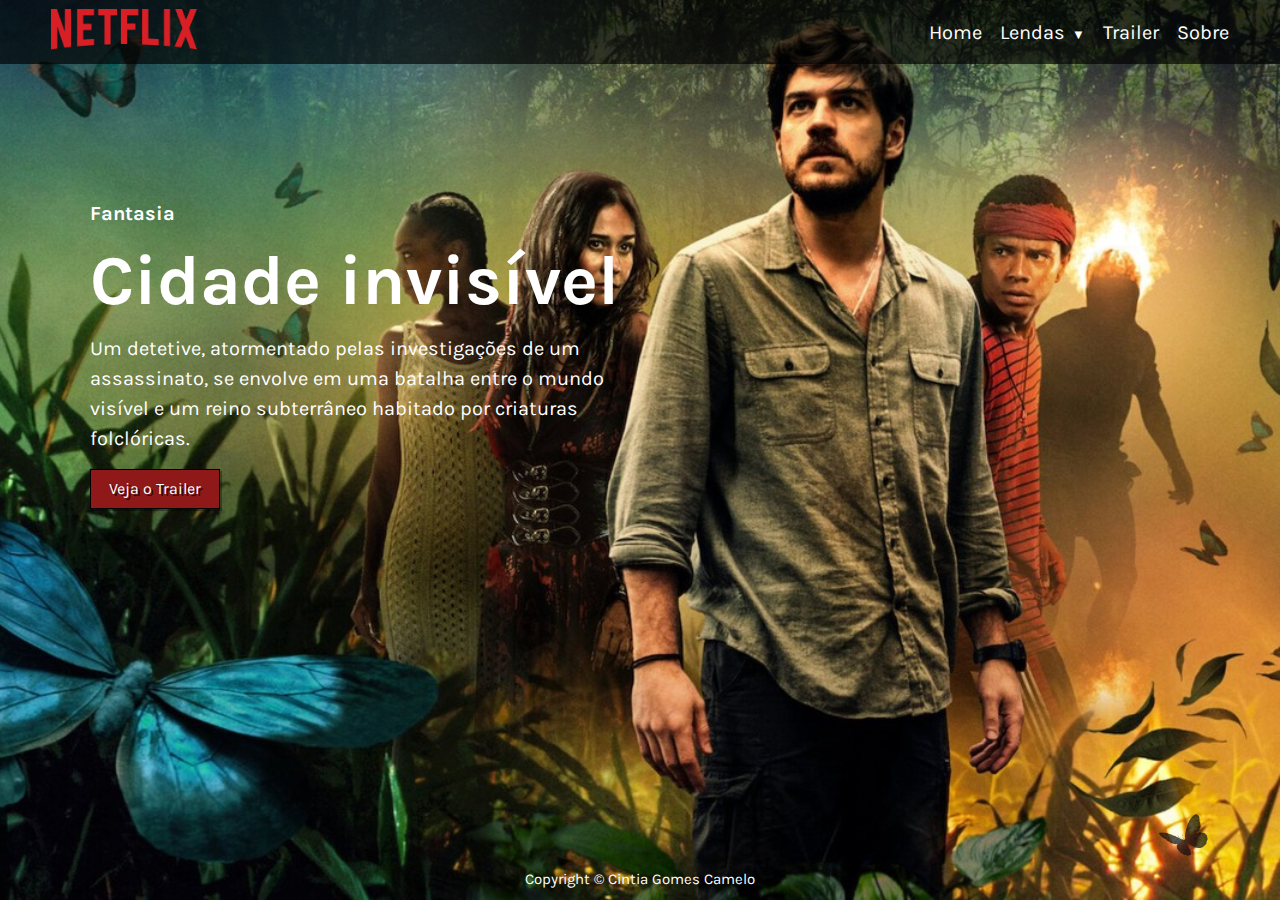
<file: index.html>
<!DOCTYPE html>
<html lang="pt-br">
<head>
    <meta charset="UTF-8">
    <meta http-equiv="X-UA-Compatible" content="IE=edge">
    <meta name="viewport" content="width=device-width, initial-scale=1.0">
    <link rel="preconnect" href="https://fonts.gstatic.com">
    <link href="https://fonts.googleapis.com/css2?family=Karla:wght@200&display=swap" rel="stylesheet">
    <link rel="preconnect" href="https://fonts.gstatic.com">
<link href="https://fonts.googleapis.com/css2?family=Caesar+Dressing&display=swap" rel="stylesheet">
    <link rel="stylesheet" href="style.css">
    <title>Cidade invisível </title>
</head>
<body>
    <header>
        <a href="#">
            <img src="img/Netflix.png" alt="netflix Logo">
        </a>
        <nav class="links">
            <ul class="menu">
                <li><a href="index.html">Home </a></li>
                <li>
                    <a href="#">Lendas <span>&#9660;</span> </a>
                    <ul class="submenu">
                        <li><a href="curupira.html">Curupira</a></li>
                        <li><a href="boto-cor-de-rosa.html">Boto-cor-de-rosa</a></li>
                        <li><a href="iara.html">Iara</a></li>
                        <li><a href="saci-Perere.html">Saci-Pererê</a></li>
                        <li><a href="cuca.html">Cuca</a></li>
                        <li><a href="tutu.html">Tutu</a></li>
                    </ul>
                </li>
                <li><a href="https://www.youtube.com/watch?v=GodwQKNXIYk">Trailer</a></li>
                <li><a href="#">Sobre</a></li>
            </ul>
        </nav>    
    </header>
    <main>
        <h3>Fantasia</h3>
        <h1>Cidade invisível</h1>
        <p>Um detetive, atormentado pelas investigações de um assassinato, se envolve em uma batalha entre o mundo visível e um reino subterrâneo habitado por criaturas folclóricas.</p>
        <a href="https://www.youtube.com/watch?v=GodwQKNXIYk">Veja o Trailer</a>
    </main>
    <footer>
        <p>Copyright &copy; Cintia Gomes Camelo </p>
    </footer>
    <img src="img/BORBOLETA.gif" alt="borboleta" class="butter">
</body>
</html>
</file>
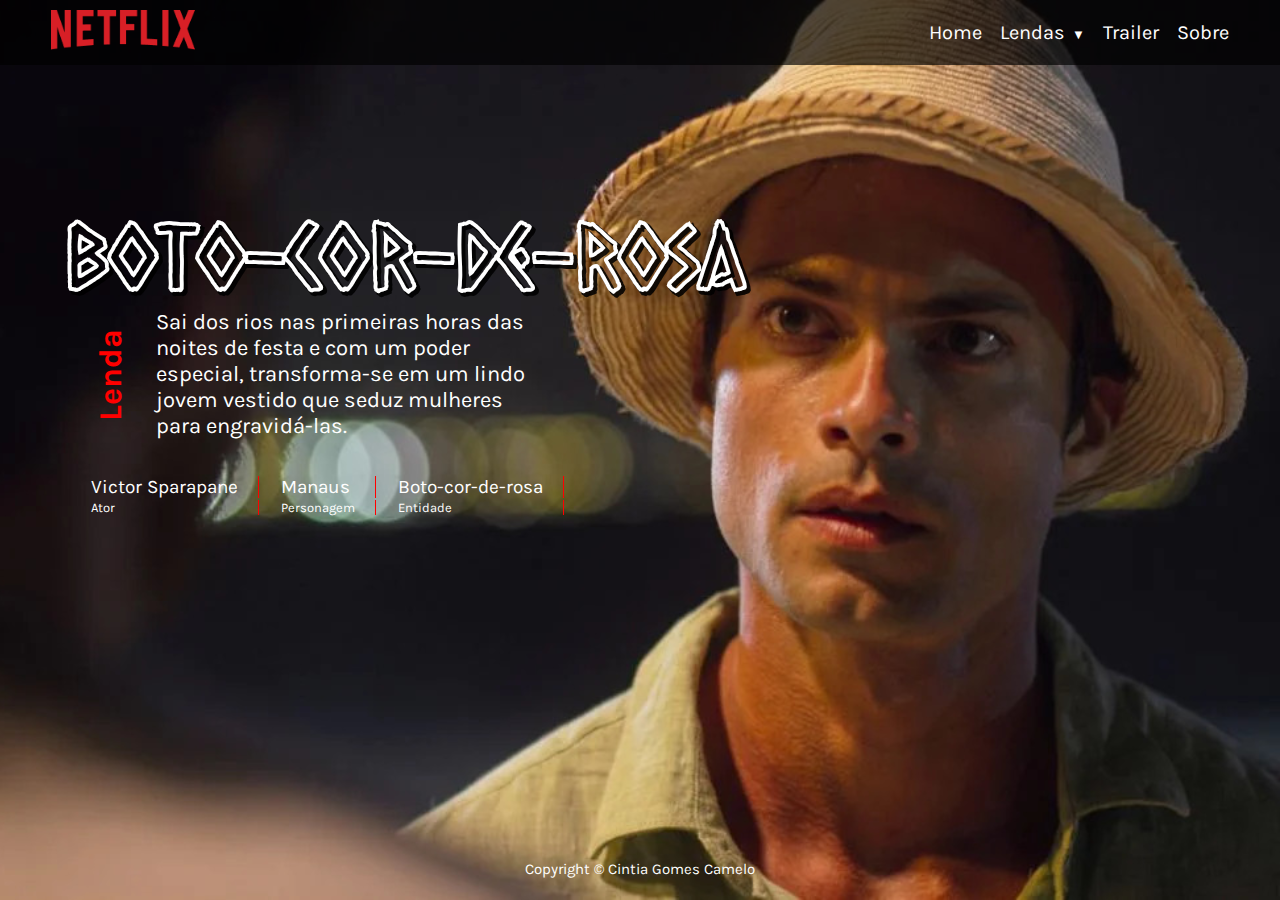
<file: boto-cor-de-rosa.html>
<!DOCTYPE html>
<html lang="pt-br">
<head>
    <meta charset="UTF-8">
    <meta http-equiv="X-UA-Compatible" content="IE=edge">
    <meta name="viewport" content="width=device-width, initial-scale=1.0">
    <link rel="preconnect" href="https://fonts.gstatic.com">
    <link href="https://fonts.googleapis.com/css2?family=Karla:wght@200&display=swap" rel="stylesheet">
    <link rel="preconnect" href="https://fonts.gstatic.com">
<link href="https://fonts.googleapis.com/css2?family=Caesar+Dressing&display=swap" rel="stylesheet">
    <link rel="stylesheet" href="boto-cor-de-rosa.css">
    <title>Document</title>
</head>
<body>
    <header>
        <a href="#">
            <img src="img/Netflix.png" alt="netflix Logo">
        </a>
        <nav class="links">
            <ul class="menu">
                <li><a href="index.html">Home </a></li>
                <li>
                    <a href="#">Lendas <span>&#9660;</span> </a>
                    <ul class="submenu">
                        <li><a href="curupira.html">Curupira</a></li>
                        <li><a href="boto-cor-de-rosa.html">Boto-cor-de-rosa</a></li>
                        <li><a href="iara.html">Iara</a></li>
                        <li><a href="saci-Perere.html">Saci-Pererê</a></li>
                        <li><a href="cuca.html">Cuca</a></li>
                        <li><a href="tutu.html">Tutu</a></li>
                        <li><a href="corpo-Seco.html">Corpo-Seco</a></li>
                    </ul>
                </li>
                <li><a href="https://www.youtube.com/watch?v=GodwQKNXIYk">Trailer</a></li>
                <li><a href="sobre.html">Sobre</a></li>
            </ul>
        </nav>    
    </header>
    <main>

        <h1>Boto-cor-de-rosa</h1>

        <div class="vertical-text">
            <h3 class="vertical">Lenda</h3>

        <p>Sai dos rios nas primeiras horas das noites de festa e com um poder especial, transforma-se em um lindo jovem vestido que seduz mulheres para engravidá-las.</p>
        
        </div>

        <table>
            <tr class="titulo">
                <td>Victor Sparapane</td>
                <td>Manaus</td>
                <td>Boto-cor-de-rosa</td>

            </tr>

            <tr class="text">
                <td>Ator</td>
                <td>Personagem</td>
                <td>Entidade</td>
            </tr>
        </table>
    </main>

    <footer>
        <p>Copyright &copy; Cintia Gomes Camelo </p>
    </footer>

</body>
</html>
</file>
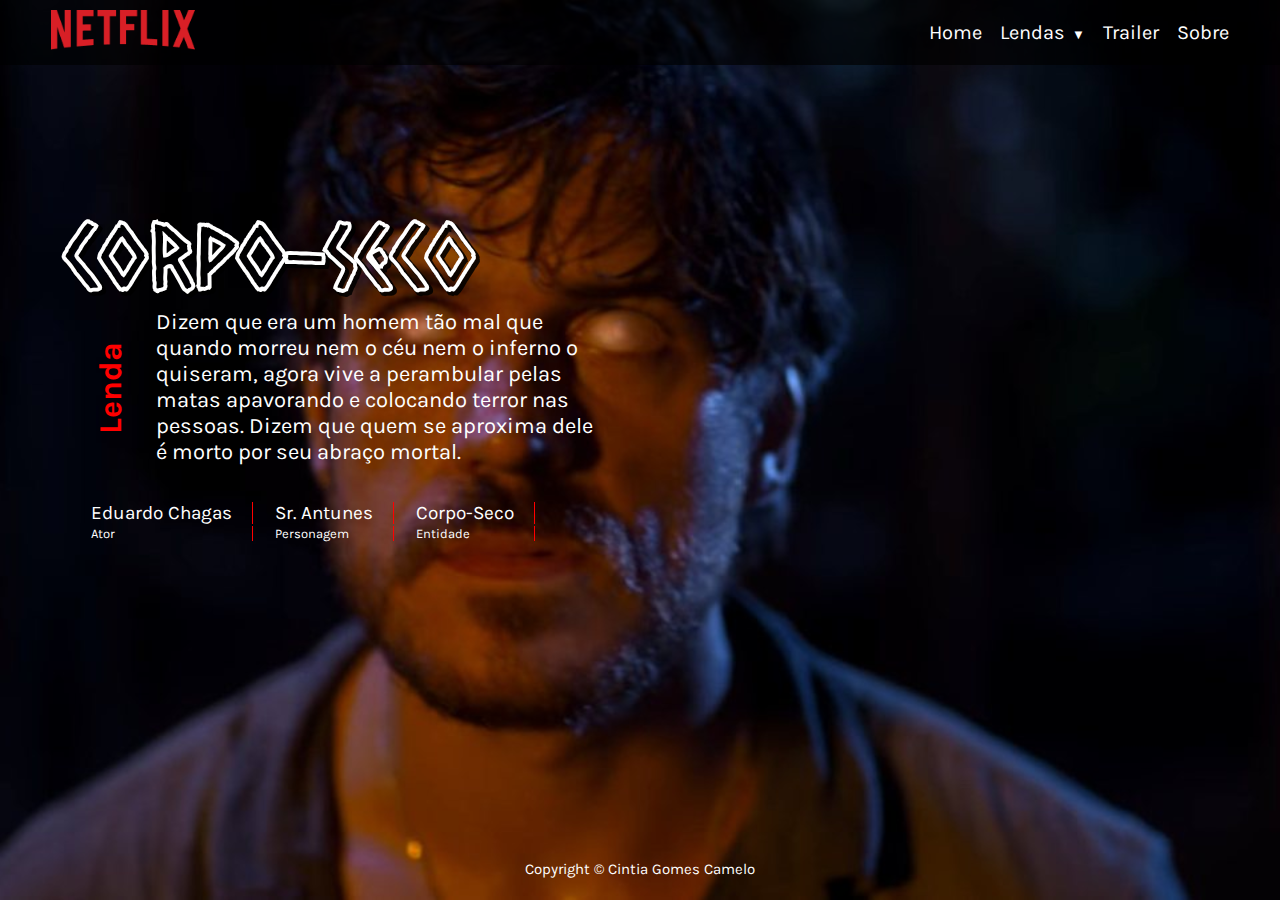
<file: corpo-Seco.html>
<!DOCTYPE html>
<html lang="pt-br">
<head>
    <meta charset="UTF-8">
    <meta http-equiv="X-UA-Compatible" content="IE=edge">
    <meta name="viewport" content="width=device-width, initial-scale=1.0">
    <link rel="preconnect" href="https://fonts.gstatic.com">
    <link href="https://fonts.googleapis.com/css2?family=Karla:wght@200&display=swap" rel="stylesheet">
    <link rel="preconnect" href="https://fonts.gstatic.com">
<link href="https://fonts.googleapis.com/css2?family=Caesar+Dressing&display=swap" rel="stylesheet">
    <link rel="stylesheet" href="corpo-Seco.css">
    <title>Corpo-Seco</title>
</head>
<body>
    <header>
        <a href="#">
            <img src="img/Netflix.png" alt="netflix Logo">
        </a>
        <nav class="links">
            <ul class="menu">
                <li><a href="index.html">Home </a></li>
                <li>
                    <a href="#">Lendas <span>&#9660;</span> </a>
                    <ul class="submenu">
                        <li><a href="curupira.html">Curupira</a></li>
                        <li><a href="boto-cor-de-rosa.html">Boto-cor-de-rosa</a></li>
                        <li><a href="iara.html">Iara</a></li>
                        <li><a href="saci-Perere.html">Saci-Pererê</a></li>
                        <li><a href="cuca.html">Cuca</a></li>
                        <li><a href="tutu.html">Tutu</a></li>
                        <li><a href="corpo-Seco.html">Corpo-Seco</a></li>
                    </ul>
                </li>
                <li><a href="https://www.youtube.com/watch?v=GodwQKNXIYk">Trailer</a></li>
                <li><a href="sobre.html">Sobre</a></li>
            </ul>
        </nav>    
    </header>

    <main>

        <h1>Corpo-Seco</h1>

        <div class="vertical-text">
            <h3 class="vertical">Lenda</h3>

        <p>Dizem que era um homem tão mal que quando morreu nem o céu nem o inferno o quiseram, agora vive a perambular pelas matas apavorando e colocando terror nas pessoas. Dizem que quem se aproxima dele é morto por seu abraço mortal.</p>
        
        </div>

        <table>
            <tr class="titulo">
                <td>Eduardo Chagas</td>
                <td>Sr. Antunes</td>
                <td>Corpo-Seco</td>

            </tr>

            <tr class="text">
                <td>Ator</td>
                <td>Personagem</td>
                <td>Entidade</td>
            </tr>
        </table>
    </main>

    <footer>
        <p>Copyright &copy; Cintia Gomes Camelo </p>
    </footer>
    
</body>
</html>
</file>
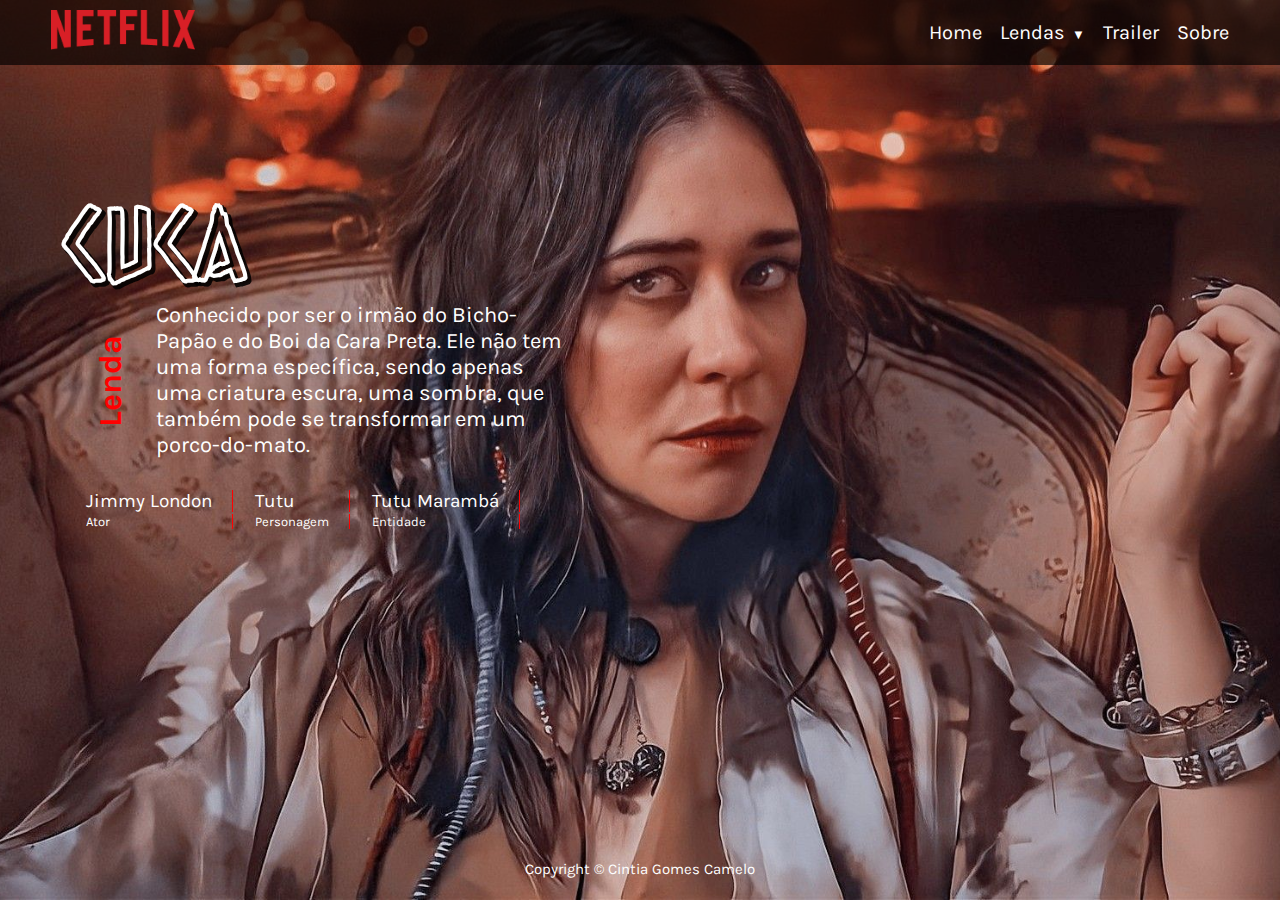
<file: cuca.html>
<!DOCTYPE html>
<html lang="pt-br">
<head>
    <meta charset="UTF-8">
    <meta http-equiv="X-UA-Compatible" content="IE=edge">
    <meta name="viewport" content="width=device-width, initial-scale=1.0">
    <link rel="preconnect" href="https://fonts.gstatic.com">
    <link href="https://fonts.googleapis.com/css2?family=Karla:wght@200&display=swap" rel="stylesheet">
    <link rel="preconnect" href="https://fonts.gstatic.com">
<link href="https://fonts.googleapis.com/css2?family=Caesar+Dressing&display=swap" rel="stylesheet">
    <link rel="stylesheet" href="cuca.css">
    <title>Document</title>
</head>
<body>
    <header>
        <a href="#">
            <img src="img/Netflix.png" alt="netflix Logo">
        </a>
        <nav class="links">
            <ul class="menu">
                <li><a href="index.html">Home </a></li>
                <li>
                    <a href="#">Lendas <span>&#9660;</span> </a>
                    <ul class="submenu">
                        <li><a href="curupira.html">Curupira</a></li>
                        <li><a href="boto-cor-de-rosa.html">Boto-cor-de-rosa</a></li>
                        <li><a href="iara.html">Iara</a></li>
                        <li><a href="saci-Perere.html">Saci-Pererê</a></li>
                        <li><a href="cuca.html">Cuca</a></li>
                        <li><a href="tutu.html">Tutu</a></li>
                        <li><a href="corpo-Seco.html">Corpo-Seco</a></li>
                    </ul>
                </li>
                <li><a href="https://www.youtube.com/watch?v=GodwQKNXIYk">Trailer</a></li>
                <li><a href="sobre.html">Sobre</a></li>
            </ul>
        </nav>    
    </header>

    <main>

        <h1>Cuca</h1>

        <div class="vertical-text">
            <h3 class="vertical">Lenda</h3>

        <p>Conhecido por ser o irmão do Bicho-Papão e do Boi da Cara Preta. Ele não tem uma forma específica, sendo apenas uma criatura escura, uma sombra, que também pode se transformar em um porco-do-mato.</p>
        
        </div>

        <table>
            <tr class="titulo">
                <td>Jimmy London</td>
                <td>Tutu</td>
                <td>Tutu Marambá</td>

            </tr>

            <tr class="text">
                <td>Ator</td>
                <td>Personagem</td>
                <td>Entidade</td>
            </tr>
        </table>
    </main>

    <footer>
        <p>Copyright &copy; Cintia Gomes Camelo </p>
    </footer>
</body>
</html>
</file>
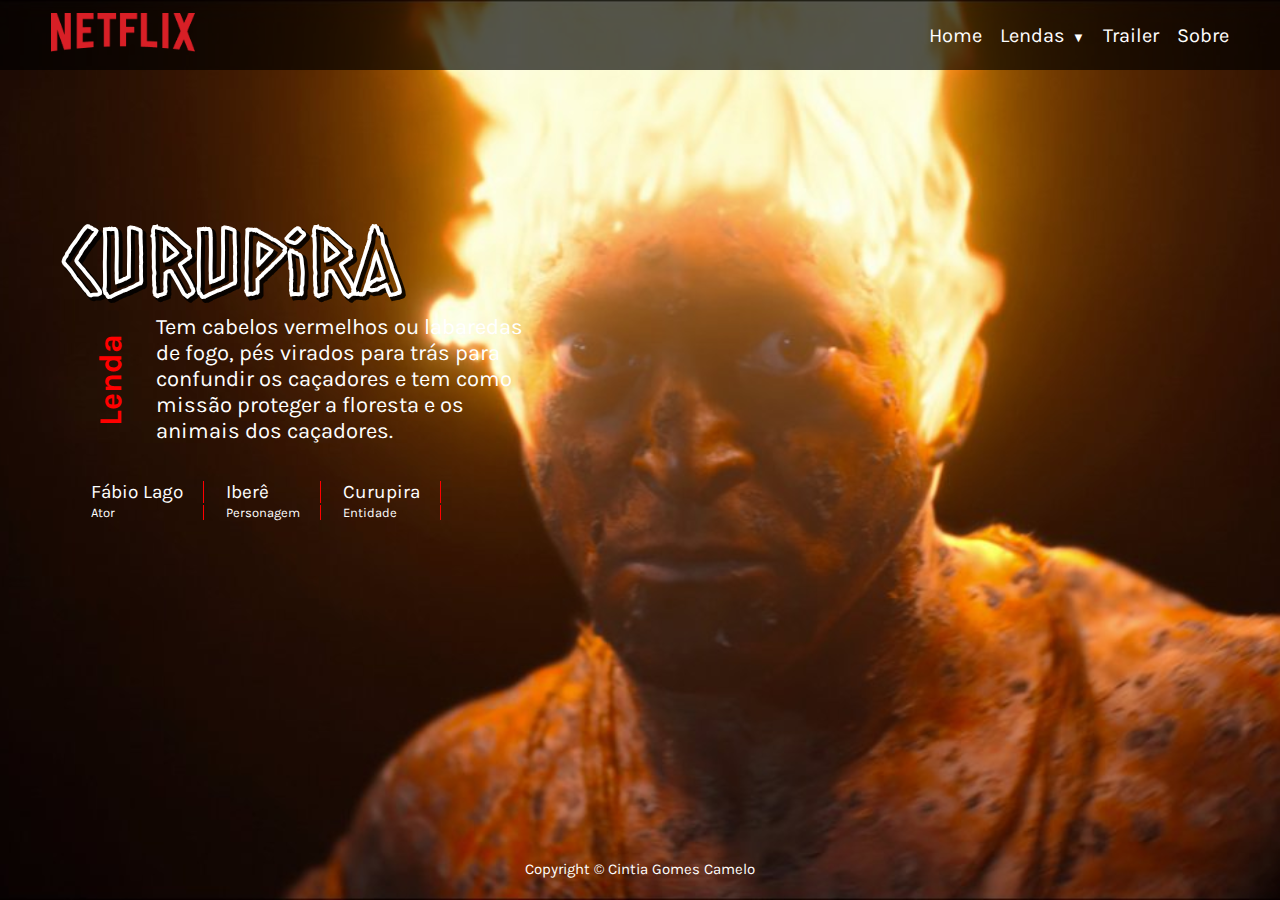
<file: curupira.html>
<!DOCTYPE html>
<html lang="en">
<head>
    <meta charset="UTF-8">
    <meta http-equiv="X-UA-Compatible" content="IE=edge">
    <meta name="viewport" content="width=device-width, initial-scale=1.0">
    <link rel="preconnect" href="https://fonts.gstatic.com">
    <link href="https://fonts.googleapis.com/css2?family=Karla:wght@200&display=swap" rel="stylesheet">
    <link rel="preconnect" href="https://fonts.gstatic.com">
<link href="https://fonts.googleapis.com/css2?family=Caesar+Dressing&display=swap" rel="stylesheet">
    <link rel="stylesheet" href="curupiraStyle.css">
    <title>Curupira</title>
</head>
<body>
    <header>
        <a href="#">
            <img src="img/Netflix.png" alt="netflix Logo">
        </a>
        <nav class="links">
            <ul class="menu">
                <li><a href="index.html">Home </a></li>
                <li><a href="#">Lendas <span>&#9660;</span></a>
                    <ul class="submenu">
                        <li><a href="curupira.html">Curupira</a></li>
                        <li><a href="boto-cor-de-rosa.html">Boto-cor-de-rosa</a></li>
                        <li><a href="iara.html">Iara</a></li>
                        <li><a href="saci-Perere.html">Saci-Pererê</a></li>
                        <li><a href="cuca.html">Cuca</a></li>
                        <li><a href="tutu.html">Tutu</a></li>
                        <li><a href="corpo-Seco.html">Corpo-Seco</a></li>
                    </ul>
                </li>
                <li><a href="https://www.youtube.com/watch?v=GodwQKNXIYk">Trailer</a></li>
                <li><a href="sobre.html">Sobre</a></li>
            </ul>
        </nav>    
    </header>
    <main>
        <h1>Curupira</h1>

        <div class="vertical-text">
            <h3 class="vertical">Lenda</h3>

            <p>Tem cabelos vermelhos ou labaredas de fogo, pés virados para trás para confundir os caçadores e tem como missão proteger a floresta e os animais dos caçadores.</p>
        </div>

        <table>
            <tr class="titulo">
                <td>Fábio Lago</td>
                <td>Iberê</td>
                <td>Curupira</td>

            </tr>

            <tr class="text">
                <td>Ator</td>
                <td>Personagem</td>
                <td>Entidade</td>
            </tr>
        </table>
    </main>

    <footer>
        <p>Copyright &copy; Cintia Gomes Camelo </p>
    </footer>

</body>
</html>
</file>
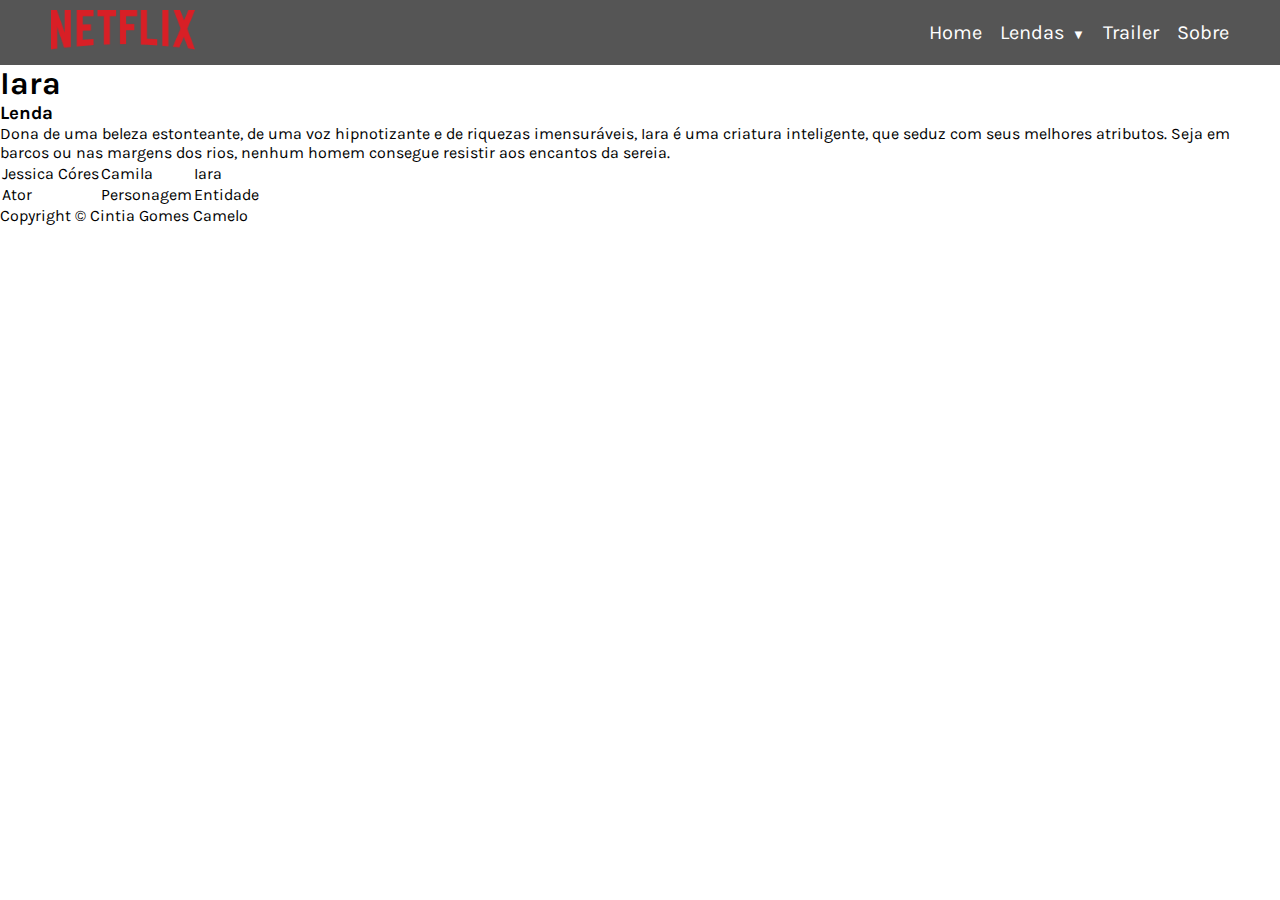
<file: iara.html>
<!DOCTYPE html>
<html lang="pt-br">
<head>
    <meta charset="UTF-8">
    <meta http-equiv="X-UA-Compatible" content="IE=edge">
    <meta name="viewport" content="width=device-width, initial-scale=1.0">
    <link rel="preconnect" href="https://fonts.gstatic.com">
    <link href="https://fonts.googleapis.com/css2?family=Karla:wght@200&display=swap" rel="stylesheet">
    <link rel="preconnect" href="https://fonts.gstatic.com">
<link href="https://fonts.googleapis.com/css2?family=Caesar+Dressing&display=swap" rel="stylesheet">
    <link rel="stylesheet" href="iara.css">
    <title>Document</title>
</head>
<body>
    <header>
        <a href="#">
            <img src="img/Netflix.png" alt="netflix Logo">
        </a>
        <nav class="links">
            <ul class="menu">
                <li><a href="index.html">Home </a></li>
                <li>
                    <a href="#">Lendas <span>&#9660;</span> </a>
                    <ul class="submenu">
                        <li><a href="curupira.html">Curupira</a></li>
                        <li><a href="boto-cor-de-rosa.html">Boto-cor-de-rosa</a></li>
                        <li><a href="iara.html">Iara</a></li>
                        <li><a href="saci-Perere.html">Saci-Pererê</a></li>
                        <li><a href="cuca.html">Cuca</a></li>
                        <li><a href="tutu.html">Tutu</a></li>
                        <li><a href="corpo-Seco.html">Corpo-Seco</a></li>
                    </ul>
                </li>
                <li><a href="https://www.youtube.com/watch?v=GodwQKNXIYk">Trailer</a></li>
                <li><a href="sobre.html">Sobre</a></li>
            </ul>
        </nav>    
    </header>

    <main>

        <h1>Iara</h1>

        <div class="vertical-text">
            <h3 class="vertical">Lenda</h3>

        <p>Dona de uma beleza estonteante, de uma voz hipnotizante e de riquezas imensuráveis, Iara é uma criatura inteligente, que seduz com seus melhores atributos. Seja em barcos ou nas margens dos rios, nenhum homem consegue resistir aos encantos da sereia.</p>
        
        </div>

        <table>
            <tr class="titulo">
                <td>Jessica Córes</td>
                <td>Camila</td>
                <td>Iara</td>

            </tr>

            <tr class="text">
                <td>Ator</td>
                <td>Personagem</td>
                <td>Entidade</td>
            </tr>
        </table>
    </main>

    <footer>
        <p>Copyright &copy; Cintia Gomes Camelo </p>
    </footer>
</body>
</html>
</file>
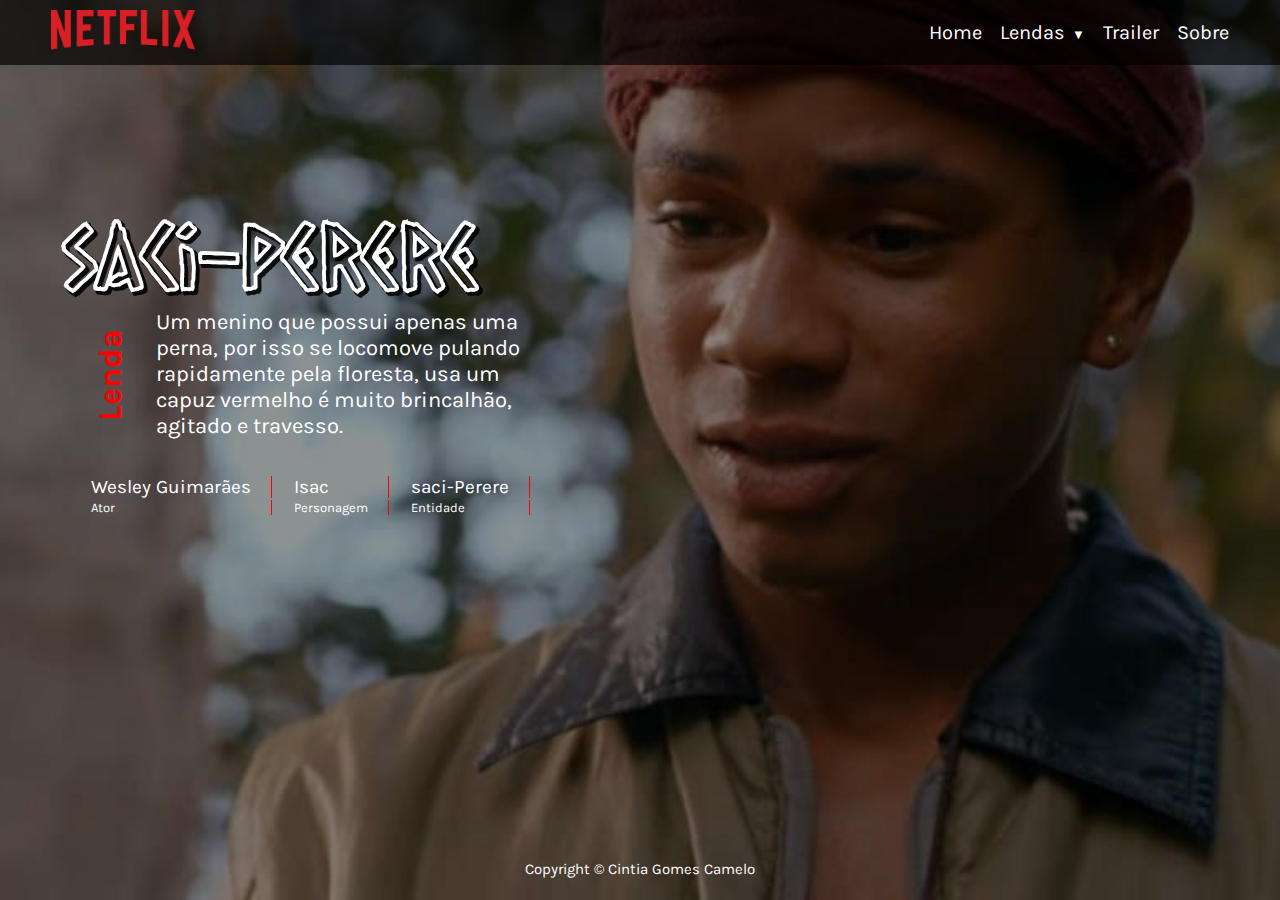
<file: saci-Perere.html>
<!DOCTYPE html>
<html lang="pt-br">
<head>
    <meta charset="UTF-8">
    <meta http-equiv="X-UA-Compatible" content="IE=edge">
    <meta name="viewport" content="width=device-width, initial-scale=1.0">
    <link rel="preconnect" href="https://fonts.gstatic.com">
    <link href="https://fonts.googleapis.com/css2?family=Karla:wght@200&display=swap" rel="stylesheet">
    <link rel="preconnect" href="https://fonts.gstatic.com">
<link href="https://fonts.googleapis.com/css2?family=Caesar+Dressing&display=swap" rel="stylesheet">
    <link rel="stylesheet" href="saci-Perere.css">
    <title>Document</title>
</head>
<body>
    <header>
        <a href="#">
            <img src="img/Netflix.png" alt="netflix Logo">
        </a>
        <nav class="links">
            <ul class="menu">
                <li><a href="index.html">Home </a></li>
                <li>
                    <a href="#">Lendas <span>&#9660;</span> </a>
                    <ul class="submenu">
                        <li><a href="curupira.html">Curupira</a></li>
                        <li><a href="boto-cor-de-rosa.html">Boto-cor-de-rosa</a></li>
                        <li><a href="iara.html">Iara</a></li>
                        <li><a href="saci-Perere.html">Saci-Pererê</a></li>
                        <li><a href="cuca.html">Cuca</a></li>
                        <li><a href="tutu.html">Tutu</a></li>
                        <li><a href="corpo-Seco.html">Corpo-Seco</a></li>
                    </ul>
                </li>
                <li><a href="https://www.youtube.com/watch?v=GodwQKNXIYk">Trailer</a></li>
                <li><a href="sobre.html">Sobre</a></li>
            </ul>
        </nav>    
    </header>
    <main>

        <h1>saci-Perere</h1>

        <div class="vertical-text">
            <h3 class="vertical">Lenda</h3>

        <p>Um menino que possui apenas uma perna, por isso se locomove pulando rapidamente pela floresta, usa um capuz vermelho é muito brincalhão, agitado e travesso.</p>
        
        </div>

        <table>
            <tr class="titulo">
                <td>Wesley Guimarães</td>
                <td>Isac</td>
                <td>saci-Perere</td>

            </tr>

            <tr class="text">
                <td>Ator</td>
                <td>Personagem</td>
                <td>Entidade</td>
            </tr>
        </table>
    </main>

    <footer>
        <p>Copyright &copy; Cintia Gomes Camelo </p>
    </footer>
</body>
</html>
</file>
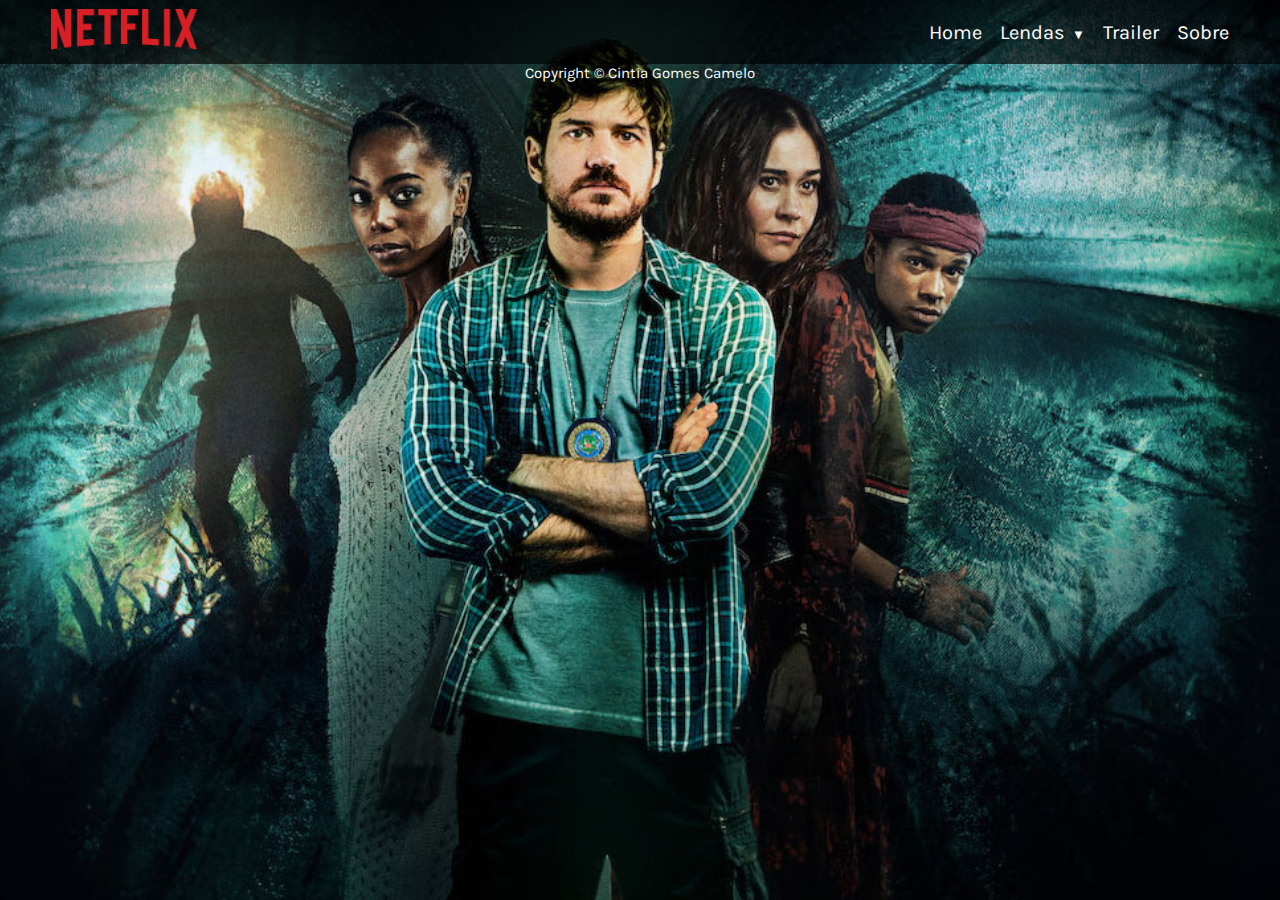
<file: sobre.html>
<!DOCTYPE html>
<html lang="pt-br">
<head>
    <meta charset="UTF-8">
    <meta http-equiv="X-UA-Compatible" content="IE=edge">
    <meta name="viewport" content="width=device-width, initial-scale=1.0">
    <link rel="preconnect" href="https://fonts.gstatic.com">
    <link href="https://fonts.googleapis.com/css2?family=Karla:wght@200&display=swap" rel="stylesheet">
    <link rel="preconnect" href="https://fonts.gstatic.com">
<link href="https://fonts.googleapis.com/css2?family=Caesar+Dressing&display=swap" rel="stylesheet">
    <link rel="stylesheet" href="sobre.css">
    <title>Sobre</title>
</head>
<body>
    <header>
        <a href="#">
            <img src="img/Netflix.png" alt="netflix Logo">
        </a>
        <nav class="links">
            <ul class="menu">
                <li><a href="index.html">Home </a></li>
                <li>
                    <a href="#">Lendas <span>&#9660;</span> </a>
                    <ul class="submenu">
                        <li><a href="curupira.html">Curupira</a></li>
                        <li><a href="boto-cor-de-rosa.html">Boto-cor-de-rosa</a></li>
                        <li><a href="iara.html">Iara</a></li>
                        <li><a href="saci-Perere.html">Saci-Pererê</a></li>
                        <li><a href="cuca.html">Cuca</a></li>
                        <li><a href="tutu.html">Tutu</a></li>
                        <li><a href="corpo-Seco.html">Corpo-Seco</a></li>
                    </ul>
                </li>
                <li><a href="https://www.youtube.com/watch?v=GodwQKNXIYk">Trailer</a></li>
                <li><a href="sobre.html">Sobre</a></li>
            </ul>
        </nav>
    </header>
    <main>

    </main>
    <footer>
        <p>Copyright &copy; Cintia Gomes Camelo </p>
    </footer>
    
</body>
</html>
</file>
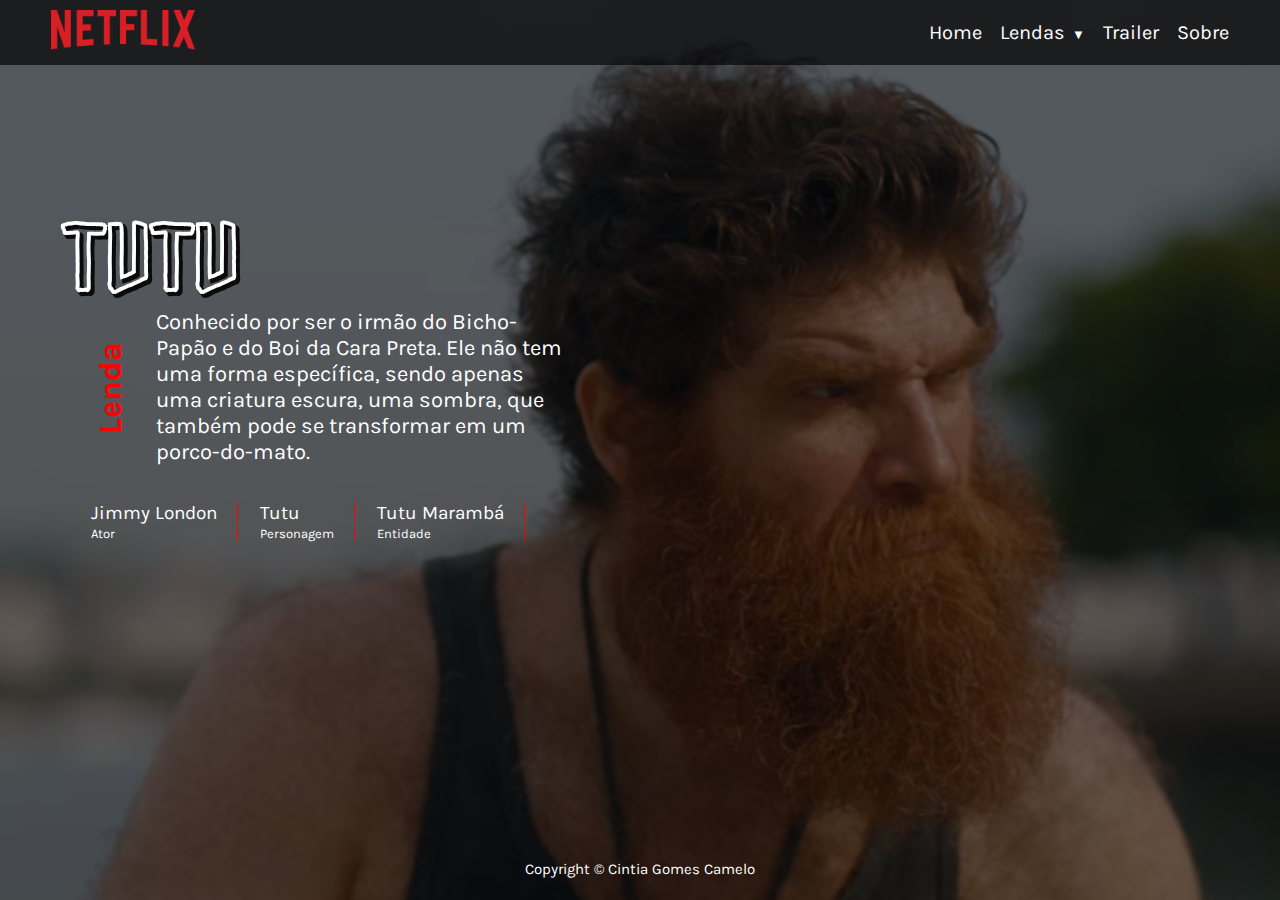
<file: tutu.html>
<!DOCTYPE html>
<html lang="pt-br">
<head>
    <meta charset="UTF-8">
    <meta http-equiv="X-UA-Compatible" content="IE=edge">
    <meta name="viewport" content="width=device-width, initial-scale=1.0">
    <link rel="preconnect" href="https://fonts.gstatic.com">
    <link href="https://fonts.googleapis.com/css2?family=Karla:wght@200&display=swap" rel="stylesheet">
    <link rel="preconnect" href="https://fonts.gstatic.com">
<link href="https://fonts.googleapis.com/css2?family=Caesar+Dressing&display=swap" rel="stylesheet">
    <link rel="stylesheet" href="tutu.css">
    <title>Tutu</title>
</head>
<body>
    <header>
        <a href="#">
            <img src="img/Netflix.png" alt="netflix Logo">
        </a>
        <nav class="links">
            <ul class="menu">
                <li><a href="index.html">Home </a></li>
                <li>
                    <a href="#">Lendas <span>&#9660;</span> </a>
                    <ul class="submenu">
                        <li><a href="curupira.html">Curupira</a></li>
                        <li><a href="boto-cor-de-rosa.html">Boto-cor-de-rosa</a></li>
                        <li><a href="iara.html">Iara</a></li>
                        <li><a href="saci-Perere.html">Saci-Pererê</a></li>
                        <li><a href="cuca.html">Cuca</a></li>
                        <li><a href="tutu.html">Tutu</a></li>
                        <li><a href="corpo-Seco.html">Corpo-Seco</a></li>
                    </ul>
                </li>
                <li><a href="https://www.youtube.com/watch?v=GodwQKNXIYk">Trailer</a></li>
                <li><a href="sobre.html">Sobre</a></li>
            </ul>
        </nav>    
    </header>

    <main>

        <h1>Tutu</h1>

        <div class="vertical-text">
            <h3 class="vertical">Lenda</h3>

        <p>Conhecido por ser o irmão do Bicho-Papão e do Boi da Cara Preta. Ele não tem uma forma específica, sendo apenas uma criatura escura, uma sombra, que também pode se transformar em um porco-do-mato.</p>
        
        </div>

        <table>
            <tr class="titulo">
                <td>Jimmy London</td>
                <td>Tutu</td>
                <td>Tutu Marambá</td>

            </tr>

            <tr class="text">
                <td>Ator</td>
                <td>Personagem</td>
                <td>Entidade</td>
            </tr>
        </table>
    </main>

    <footer>
        <p>Copyright &copy; Cintia Gomes Camelo </p>
    </footer>

</body>
</html>
</file>
<file: style.css>
*{
    margin:0;
    padding: 0;
    box-sizing: border-box;
}
body{
    width: 100vw;
    height: 100vh;
    background-image: url(img/cidade\ invisivel.png);
    background-blend-mode: darken;
    background-size: cover;
    background-position: right top;
    display: flex;
    flex-direction: column;
    font-family: 'Karla', sans-serif;
}
header{
    background-color: #000000AA;
    height: 64px;
    display: flex;
    justify-content: space-between;
    align-items: center;
    padding: 10px 4vw;
}
img{
    width: 146px;
}
ul#ul-principal{
    background-color: #000000AA;
}
li{
    float: left;
    position: relative;
}
.links ul{
    display:flex;
    gap: 18px;
    color: white;
    list-style-type: none;
}
.links a{
    color: white;
    text-decoration: none;
    font-size: 20px;
    transition: all 1s;
    user-select: none;
}
.links a:hover{
    color: red;
}
a {
    color: white;
    text-decoration: none;
    font-size: 18px;
    position: relative;
}
.menu{
    display: flex;
    gap:2px;
}
.menu li{
    list-style: none;
}
.menu a{
    color: white;
    text-decoration: none;
    transition: all .5s linear;
}
.menu li:hover > .submenu{
    display: block;
}
.menu a span{
    margin-left: 2px;
    font-size: 13px;
}
.submenu{
    position: absolute;
    padding: 0;
    display: none;
    margin: 0;
    left: 0;
    z-index: 0;
}

ul .submenu{
    display: none;
    margin-top: 1px;
    font-size: 12px;
}

.submenu a{
    width: 170px;
    height: 47px;
    align-items: left;
    display: flex;
    justify-content: flex-start;
    padding-left: 20px;
    background-color: #000000BB;
}
.submenu a:hover{
    border-left: 10px solid  rgb(54, 0, 0);
}
main{
    flex-grow: 6;
    /*background-color: rgba(153, 50, 204, 0.452);*/
    padding: 15vh 7vw;
    color: white;
    font-size: 17px;
    line-height: 1.5;
}
main h3{
    font-size: 20px;
    gap: 0px;
}
main h1{
    font-size: 70px;
    /* font-family: 'Caesar Dressing', cursive; */
}
main p{
    font-size: 20px;
    max-width: 555px;
}
main a{
    display: flex;
    justify-content: center;
    align-items: center;
    text-decoration: none;
    font-size: 16px;
    text-align: center;
    width: 130px;
    height: 40px;
    background-color: rgb(143, 24, 24);
    border: solid 1px black;
    box-shadow: 2px 2px rgba(0, 0, 0, 0.308);
    margin-top: 15px;
    border-radius:0px;
    text-shadow: 2px 2px 0px rgba(0, 0, 0, 0.719);
    transition: all 1s;
}
main a:hover{
    border: solid 1px rgb(143, 24, 24);
    background-color: rgba(0, 0, 0, 0.76);
}
footer{
    text-align: center;
    height: 30px;
    color: white;
    font-size: 15px;
    /*background-color: rgba(184, 135, 11, 0.226);*/
}
.butter{
    opacity : 0.7;
    position: absolute;
    width: 60px;
    top: 90vh;
    left: 90vw;
    filter: brightness(10%);
    animation: voar 10s linear infinite;
}
@keyframes voar{
    0%{
        transform: translate(0 , 0);
    }
    100%{
        transform: translate(-90vw , -90vh);
    }
}
</file>
<file: boto-cor-de-rosa.css>
*{
    margin:0;
    padding: 0;
    box-sizing: border-box;
}
body{
    width: 100vw;
    height: 100vh;
    background-image: url(img/boto-cor-de-rosa.jpg);
    background-blend-mode: darken;
    background-size: cover;
    background-position: right top;
    display: flex;
    flex-direction: column;
    font-family: 'Karla', sans-serif;
}
header{
    background-color: #000000AA;
    height: 65px;
    display: flex;
    justify-content: space-between;
    align-items: center;
    padding: 10px 4vw;
}
img{
    width: 144px;
}
.links ul{
    display:flex;
    gap: 18px;
    color: white;
    list-style-type: none;
}
.links a{
    color: white;
    text-decoration: none;
    font-size: 20px;
    transition: all 1s;
    user-select: none;
}
.links a:hover{
    color: red;
}
a {
    color: white;
    text-decoration: none;
    font-size: 18px;
    position: relative;
}
.menu{
    display: flex;
    gap:2px;
}
.menu li{
    list-style: none;
}
.menu a{
    color: white;
    text-decoration: none;
    transition: all .5s linear;
}
.menu li:hover > .submenu{
    display: block;
}
.menu a span{
    margin-left: 2px;
    font-size: 13px;
}
.submenu{
    position: absolute;
    padding: 0;
    display: none;
    margin: 0;
    z-index: 0;
}

ul .submenu{
    display: none;
    margin-top: 1px;
    font-size: 12px;
}

.submenu a{
    width: 170px;
    height: 47px;
    align-items: left;
    display: flex;
    justify-content: flex-start;
    padding-left: 20px;
    background-color: #000000BB;
}
.submenu a:hover{
    border-left: 10px solid  rgba(51, 0, 0, 0.747);
}
main{
    flex-grow: 6;
    padding: 15vh 5vw;
    color: white;
}
main h1{
    font-family: 'Caesar Dressing', cursive;
    font-size: 90px;
    position: relative;
    -webkit-text-stroke: 1px white;
    color: transparent;
    
}
main h1::after{
    content: "Boto-cor-de-rosa";
    -webkit-text-stroke: 3px rgba(0, 0, 0, 0.87);
    position: absolute;
    top: 3px;
    left: 3px;
    z-index: -1;
}
main p{
    font-size: 22px;
    max-width: 390px;
}
.vertical{
    font-size: 32px;
    transform: rotate(270deg);
    color: red;
}
.vertical-text{
    display:flex;
    gap: 0px;
    list-style-type: none;
    align-items: center;
}
table{
    margin-top: 30px;
    padding: 5px;
    text-align: left;
}
td{
    border-right: 1px solid red;
    padding-right: 20px;
    padding-left: 20px;
}
tr.titulo{
    font-size: 19px;
}
tr.text{
    font-size: 13px;
}
footer{
    text-align: center;
    height: 40px;
    color: white;
    font-size: 15px;
    /*background-color: rgba(184, 135, 11, 0.226);*/
}
</file>
<file: corpo-Seco.css>
*{
    margin:0;
    padding: 0;
    box-sizing: border-box;
}
body{
    width: 100vw;
    height: 100vh;
    background-image: url(img/corpo-seco.jpg);
    background-blend-mode: darken;
    background-size: cover;
    background-position: center top;
    display: flex;
    flex-direction: column;
    font-family: 'Karla', sans-serif;
}
header{
    background-color: #000000AA;
    height: 65px;
    display: flex;
    justify-content: space-between;
    align-items: center;
    padding: 10px 4vw;
}
img{
    width: 144px;
}
.links ul{
    display:flex;
    gap: 18px;
    color: white;
    list-style-type: none;
}
.links a{
    color: white;
    text-decoration: none;
    font-size: 20px;
    transition: all 1s;
    user-select: none;
}
.links a:hover{
    color: red;
}
a {
    color: white;
    text-decoration: none;
    font-size: 18px;
    position: relative;
}
.menu{
    display: flex;
    gap:2px;
}
.menu li{
    list-style: none;
}
.menu a{
    color: white;
    text-decoration: none;
    transition: all .5s linear;
}
.menu li:hover > .submenu{
    display: block;
}
.menu a span{
    margin-left: 2px;
    font-size: 13px;
}
.submenu{
    position: absolute;
    padding: 0;
    display: none;
    margin: 0;
    z-index: 0;
}

ul .submenu{
    display: none;
    margin-top: 1px;
    font-size: 12px;
}

.submenu a{
    width: 170px;
    height: 47px;
    align-items: left;
    display: flex;
    justify-content: flex-start;
    padding-left: 20px;
    background-color: #000000BB;
}
.submenu a:hover{
    border-left: 10px solid  rgba(51, 0, 0, 0.747);
}
main{
    flex-grow: 6;
    padding: 15vh 5vw;
    color: white;
}
main h1{
    font-family: 'Caesar Dressing', cursive;
    font-size: 90px;
    position: relative;
    -webkit-text-stroke: 1px white;
    color: transparent;
    
}
main h1::after{
    content: "Corpo-Seco";
    -webkit-text-stroke: 3px rgba(0, 0, 0, 0.87);
    position: absolute;
    top: 3px;
    left: 3px;
    z-index: -1;
}
main p{
    font-size: 22px;
    max-width: 450px;
}
.vertical{
    font-size: 32px;
    transform: rotate(270deg);
    color: red;
}
.vertical-text{
    display:flex;
    gap: 0px;
    list-style-type: none;
    align-items: center;
}
table{
    margin-top: 30px;
    padding: 5px;
    text-align: left;
}
td{
    border-right: 1px solid red;
    padding-right: 20px;
    padding-left: 20px;
}
tr.titulo{
    font-size: 19px;
}
tr.text{
    font-size: 13px;
}
footer{
    text-align: center;
    height: 40px;
    color: white;
    font-size: 15px;
    /*background-color: rgba(184, 135, 11, 0.226);*/
}
</file>
<file: cuca.css>
*{
    margin:0;
    padding: 0;
    box-sizing: border-box;
}
body{
    width: 100vw;
    height: 100vh;
    background-image: url(img/cuca3.jpg);
    background-blend-mode: darken;
    background-size: cover;
    background-position: center top;
    display: flex;
    flex-direction: column;
    font-family: 'Karla', sans-serif;
}
header{
    background-color: #000000AA;
    height: 65px;
    display: flex;
    justify-content: space-between;
    align-items: center;
    padding: 10px 4vw;
}
img{
    width: 144px;
}
.links ul{
    display:flex;
    gap: 18px;
    color: white;
    list-style-type: none;
}
.links a{
    color: white;
    text-decoration: none;
    font-size: 20px;
    transition: all 1s;
    user-select: none;
}
.links a:hover{
    color: red;
}
a {
    color: white;
    text-decoration: none;
    font-size: 18px;
    position: relative;
}
.menu{
    display: flex;
    gap:2px;
}
.menu li{
    list-style: none;
}
.menu a{
    color: white;
    text-decoration: none;
    transition: all .5s linear;
}
.menu li:hover > .submenu{
    display: block;
}
.menu a span{
    margin-left: 2px;
    font-size: 13px;
}
.submenu{
    position: absolute;
    padding: 0;
    display: none;
    margin: 0;
    z-index: 0;
}

ul .submenu{
    display: none;
    margin-top: 1px;
    font-size: 12px;
}

.submenu a{
    width: 170px;
    height: 47px;
    align-items: left;
    display: flex;
    justify-content: flex-start;
    padding-left: 20px;
    background-color: #000000BB;
}
.submenu a:hover{
    border-left: 10px solid  rgba(51, 0, 0, 0.747);
}
main{
    flex-grow: 3;
    padding: 13vh 5vw;
    color: white;
}
main h1{
    font-family: 'Caesar Dressing', cursive;
    font-size: 99px;
    position: relative;
    -webkit-text-stroke: 1px white;
    color: transparent;
    
}
main h1::after{
    content: "Cuca";
    -webkit-text-stroke: 3px rgba(0, 0, 0, 0.87);
    position: absolute;
    top: 3px;
    left: 3px;
    z-index: -1;
}
main p{
    font-size: 22px;
    max-width: 410px;
}
.vertical{
    font-size: 32px;
    transform: rotate(270deg);
    color: red;
}
.vertical-text{
    display:flex;
    gap: 0px;
    list-style-type: none;
    align-items: center;
}
table{
    margin-top: 30px;
    margin-bottom: 0px;
    padding: 0px;
    text-align: left;
}
td{
    border-right: 1px solid red;
    padding-right: 20px;
    padding-left: 20px;
}
tr.titulo{
    font-size: 19px;
}
tr.text{
    font-size: 13px;
}
footer{
    text-align: center;
    height: 40px;
    color: white;
    font-size: 15px;
    /*background-color: rgba(184, 135, 11, 0.226);*/
}
</file>
<file: curupiraStyle.css>
*{
    margin:0;
    padding: 0;
    box-sizing: border-box;
}
body{
    width: 100vw;
    height: 100vh;
    background-image: url(img/Curupira.jpg);
    background-blend-mode: darken;
    background-size: cover;
    background-position: center top;
    display: flex;
    flex-direction: column;
    font-family: 'Karla', sans-serif;
}
header{
    background-color: #000000AA;
    height: 70px;
    display: flex;
    justify-content: space-between;
    align-items: center;
    padding: 10px 4vw;
}
img{
    width: 144px;
}
.links ul{
    display:flex;
    gap: 18px;
    color: white;
    list-style-type: none;
}
.links a{
    color: white;
    text-decoration: none;
    font-size: 20px;
    transition: all 1s;
    user-select: none;
}
.links a:hover{
    color: red;
}
a {
    color: white;
    text-decoration: none;
    font-size: 18px;
    position: relative;
}
.menu{
    display: flex;
    gap:2px;
}
.menu li{
    list-style: none;
}
.menu a{
    color: white;
    text-decoration: none;
    transition: all .5s linear;
}
.menu li:hover > .submenu{
    display: block;
}
.menu a span{
    margin-left: 2px;
    font-size: 13px;
}
.submenu{
    position: absolute;
    padding: 0;
    display: none;
    margin: 0;
    z-index: 0;
}

ul .submenu{
    display: none;
    margin-top: 1px;
    font-size: 12px;
}

.submenu a{
    width: 170px;
    height: 47px;
    align-items: left;
    display: flex;
    justify-content: flex-start;
    padding-left: 20px;
    background-color: #000000BB;
}
.submenu a:hover{
    border-left: 10px solid  rgba(51, 0, 0, 0.747);
}
main{
    flex-grow: 6;
    padding: 15vh 5vw;
    color: white;
}
main h1{
    font-family: 'Caesar Dressing', cursive;
    font-size: 90px;
    position: relative;
    -webkit-text-stroke: 1px white;
    color: transparent;
    
}
main h1::after{
    content: "Curupira";
    -webkit-text-stroke: 3px rgba(0, 0, 0, 0.87);
    position: absolute;
    top: 3px;
    left: 3px;
    z-index: -1;
}
main p{
    font-size: 22px;
    max-width: 390px;
}
.vertical{
    font-size: 32px;
    transform: rotate(270deg);
    color: red;
}
.vertical-text{
    display:flex;
    gap: 0px;
    list-style-type: none;
    align-items: center;
}
table{
    margin-top: 30px;
    padding: 5px;
    text-align: left;
}
td{
    border-right: 1px solid red;
    padding-right: 20px;
    padding-left: 20px;
}
tr.titulo{
    font-size: 19px;
}
tr.text{
    font-size: 13px;
}
footer{
    text-align: center;
    height: 40px;
    color: white;
    font-size: 15px;
    /*background-color: rgba(184, 135, 11, 0.226);*/
}
</file>
<file: iara.css>
*{
    margin:0;
    padding: 0;
    box-sizing: border-box;
}
body{
    width: 100vw;
    height: 100vh;
    background-image: url(#);
    background-blend-mode: darken;
    background-size: cover;
    background-position: right top;
    display: flex;
    flex-direction: column;
    font-family: 'Karla', sans-serif;
}
header{
    background-color: #000000AA;
    height: 65px;
    display: flex;
    justify-content: space-between;
    align-items: center;
    padding: 10px 4vw;
}
img{
    width: 144px;
}
.links ul{
    display:flex;
    gap: 18px;
    color: white;
    list-style-type: none;
}
.links a{
    color: white;
    text-decoration: none;
    font-size: 20px;
    transition: all 1s;
    user-select: none;
}
.links a:hover{
    color: red;
}
a {
    color: white;
    text-decoration: none;
    font-size: 18px;
    position: relative;
}
.menu{
    display: flex;
    gap:2px;
}
.menu li{
    list-style: none;
}
.menu a{
    color: white;
    text-decoration: none;
    transition: all .5s linear;
}
.menu li:hover > .submenu{
    display: block;
}
.menu a span{
    margin-left: 2px;
    font-size: 13px;
}
.submenu{
    position: absolute;
    padding: 0;
    display: none;
    margin: 0;
    z-index: 0;
}

ul .submenu{
    display: none;
    margin-top: 1px;
    font-size: 12px;
}

.submenu a{
    width: 170px;
    height: 47px;
    align-items: left;
    display: flex;
    justify-content: flex-start;
    padding-left: 20px;
    background-color: #000000BB;
}
.submenu a:hover{
    border-left: 10px solid  rgba(51, 0, 0, 0.747);
}
</file>
<file: saci-Perere.css>
*{
    margin:0;
    padding: 0;
    box-sizing: border-box;
}
body{
    width: 100vw;
    height: 100vh;
    background-image: url(img/saci2.jpg);
    background-color: #0000006c;
    background-blend-mode: darken;
    background-size: cover;
    background-position: center top;
    display: flex;
    flex-direction: column;
    font-family: 'Karla', sans-serif;
}
header{
    background-color: #000000AA;
    height: 65px;
    display: flex;
    justify-content: space-between;
    align-items: center;
    padding: 10px 4vw;
}
img{
    width: 144px;
}
.links ul{
    display:flex;
    gap: 18px;
    color: white;
    list-style-type: none;
}
.links a{
    color: white;
    text-decoration: none;
    font-size: 20px;
    transition: all 1s;
    user-select: none;
}
.links a:hover{
    color: red;
}
a {
    color: white;
    text-decoration: none;
    font-size: 18px;
    position: relative;
}
.menu{
    display: flex;
    gap:2px;
}
.menu li{
    list-style: none;
}
.menu a{
    color: white;
    text-decoration: none;
    transition: all .5s linear;
}
.menu li:hover > .submenu{
    display: block;
}
.menu a span{
    margin-left: 2px;
    font-size: 13px;
}
.submenu{
    position: absolute;
    padding: 0;
    display: none;
    margin: 0;
    z-index: 0;
}

ul .submenu{
    display: none;
    margin-top: 1px;
    font-size: 12px;
}

.submenu a{
    width: 170px;
    height: 47px;
    align-items: left;
    display: flex;
    justify-content: flex-start;
    padding-left: 20px;
    background-color: #000000BB;
}
.submenu a:hover{
    border-left: 10px solid  rgba(51, 0, 0, 0.747);
}
main{
    flex-grow: 3;
    padding: 15vh 5vw;
    color: white;
}
main h1{
    font-family: 'Caesar Dressing', cursive;
    font-size: 90px;
    position: relative;
    -webkit-text-stroke: 1px white;
    color: transparent;
    
}
main h1::after{
    content: "saci-Perere";
    -webkit-text-stroke: 3px rgba(0, 0, 0, 0.87);
    position: absolute;
    top: 3px;
    left: 3px;
    z-index: -1;
}
main p{
    font-size: 22px;
    max-width: 390px;
}
.vertical{
    font-size: 32px;
    transform: rotate(270deg);
    color: red;
}
.vertical-text{
    display:flex;
    gap: 0px;
    list-style-type: none;
    align-items: center;
}
table{
    margin-top: 30px;
    padding: 5px;
    text-align: left;
}
td{
    border-right: 1px solid red;
    padding-right: 20px;
    padding-left: 20px;
}
tr.titulo{
    font-size: 19px;
}
tr.text{
    font-size: 13px;
}
footer{
    text-align: center;
    height: 40px;
    color: white;
    font-size: 15px;
    /*background-color: rgba(184, 135, 11, 0.226);*/
}
</file>
<file: sobre.css>
*{
    margin:0;
    padding: 0;
    box-sizing: border-box;
}
body{
    width: 100vw;
    height: 100vh;
    background-image: url(img/sobre.jpg);
    background-blend-mode: darken;
    background-size: cover;
    background-position: center top;
    display: flex;
    flex-direction: column;
    font-family: 'Karla', sans-serif;
}
header{
    background-color: #000000AA;
    height: 64px;
    display: flex;
    justify-content: space-between;
    align-items: center;
    padding: 10px 4vw;
}
img{
    width: 146px;
}
ul#ul-principal{
    background-color: #000000AA;
}
li{
    float: left;
    position: relative;
}
.links ul{
    display:flex;
    gap: 18px;
    color: white;
    list-style-type: none;
}
.links a{
    color: white;
    text-decoration: none;
    font-size: 20px;
    transition: all 1s;
    user-select: none;
}
.links a:hover{
    color: red;
}
a {
    color: white;
    text-decoration: none;
    font-size: 18px;
    position: relative;
}
.menu{
    display: flex;
    gap:2px;
}
.menu li{
    list-style: none;
}
.menu a{
    color: white;
    text-decoration: none;
    transition: all .5s linear;
}
.menu li:hover > .submenu{
    display: block;
}
.menu a span{
    margin-left: 2px;
    font-size: 13px;
}
.submenu{
    position: absolute;
    padding: 0;
    display: none;
    margin: 0;
    left: 0;
    z-index: 0;
}

ul .submenu{
    display: none;
    margin-top: 1px;
    font-size: 12px;
}

.submenu a{
    width: 170px;
    height: 47px;
    align-items: left;
    display: flex;
    justify-content: flex-start;
    padding-left: 20px;
    background-color: #000000BB;
}
.submenu a:hover{
    border-left: 10px solid  rgb(54, 0, 0);
}
footer{
    text-align: center;
    height: 30px;
    color: white;
    font-size: 15px;
    /*background-color: rgba(184, 135, 11, 0.226);*/
}
footer{
    text-align: center;
    height: 30px;
    color: white;
    font-size: 15px;
    /*background-color: rgba(184, 135, 11, 0.226);*/
}
</file>
<file: tutu.css>
*{
    margin:0;
    padding: 0;
    box-sizing: border-box;
}
body{
    width: 100vw;
    height: 100vh;
    background-image: url(img/tutu.webp);
    background-color: #0000006c;
    background-blend-mode: darken;
    background-size: cover;
    background-position: center top;
    display: flex;
    flex-direction: column;
    font-family: 'Karla', sans-serif;
}
header{
    background-color: #000000AA;
    height: 65px;
    display: flex;
    justify-content: space-between;
    align-items: center;
    padding: 10px 4vw;
}
img{
    width: 144px;
}
.links ul{
    display:flex;
    gap: 18px;
    color: white;
    list-style-type: none;
}
.links a{
    color: white;
    text-decoration: none;
    font-size: 20px;
    transition: all 1s;
    user-select: none;
}
.links a:hover{
    color: red;
}
a {
    color: white;
    text-decoration: none;
    font-size: 18px;
    position: relative;
}
.menu{
    display: flex;
    gap:2px;
}
.menu li{
    list-style: none;
}
.menu a{
    color: white;
    text-decoration: none;
    transition: all .5s linear;
}
.menu li:hover > .submenu{
    display: block;
}
.menu a span{
    margin-left: 2px;
    font-size: 13px;
}
.submenu{
    position: absolute;
    padding: 0;
    display: none;
    margin: 0;
    z-index: 0;
}

ul .submenu{
    display: none;
    margin-top: 1px;
    font-size: 12px;
}

.submenu a{
    width: 170px;
    height: 47px;
    align-items: left;
    display: flex;
    justify-content: flex-start;
    padding-left: 20px;
    background-color: #000000BB;
}
.submenu a:hover{
    border-left: 10px solid  rgba(51, 0, 0, 0.747);
}
main{
    flex-grow: 3;
    padding: 15vh 5vw;
    color: white;
}
main h1{
    font-family: 'Caesar Dressing', cursive;
    font-size: 90px;
    position: relative;
    -webkit-text-stroke: 1px white;
    color: transparent;
    
}
main h1::after{
    content: "Tutu";
    -webkit-text-stroke: 3px rgba(0, 0, 0, 0.87);
    position: absolute;
    top: 3px;
    left: 3px;
    z-index: -1;
}
main p{
    font-size: 22px;
    max-width: 410px;
}
.vertical{
    font-size: 32px;
    transform: rotate(270deg);
    color: red;
}
.vertical-text{
    display:flex;
    gap: 0px;
    list-style-type: none;
    align-items: center;
}
table{
    margin-top: 30px;
    padding: 5px;
    text-align: left;
}
td{
    border-right: 1px solid red;
    padding-right: 20px;
    padding-left: 20px;
}
tr.titulo{
    font-size: 19px;
}
tr.text{
    font-size: 13px;
}
footer{
    text-align: center;
    height: 40px;
    color: white;
    font-size: 15px;
    /*background-color: rgba(184, 135, 11, 0.226);*/
}
</file>
